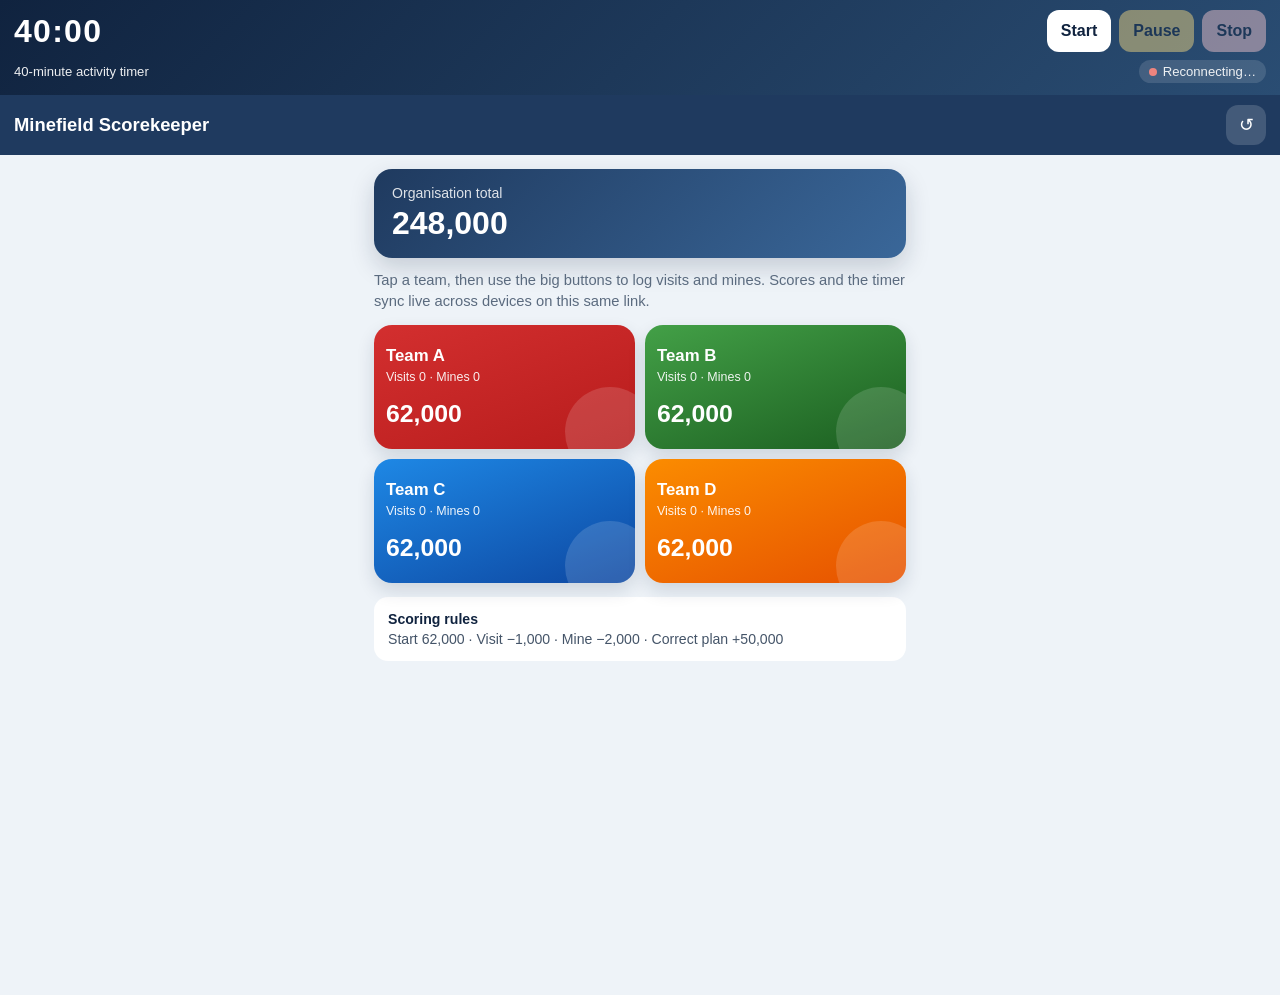
<file: index.html>
<!DOCTYPE html>
<html lang="en">
  <head>
    <meta charset="utf-8" />
    <meta name="viewport" content="width=device-width, initial-scale=1, viewport-fit=cover, maximum-scale=1, user-scalable=no" />
    <meta name="mobile-web-app-capable" content="yes" />
    <meta name="apple-mobile-web-app-capable" content="yes" />
    <meta name="apple-mobile-web-app-title" content="Minefield Score" />
    <meta name="theme-color" content="#1f3a5f" />
    <title>Minefield Scorekeeper</title>
    <link rel="manifest" href="manifest.json" />
    <link rel="shortcut icon apple-touch-icon" href="appicon.png" />
    <style>
      :root {
        --ink: #10233f;
        --muted: #5b6b7f;
        --bg: #eef3f8;
        --card: #ffffff;
        --primary: #1f3a5f;
        --team-a: #c62828;
        --team-b: #2e7d32;
        --team-c: #1565c0;
        --team-d: #ef6c00;
        --safe-top: env(safe-area-inset-top, 0px);
        --safe-bottom: env(safe-area-inset-bottom, 0px);
      }

      * { box-sizing: border-box; }
      html, body {
        margin: 0;
        min-height: 100%;
        background: var(--bg);
        color: var(--ink);
        font-family: "Segoe UI", "Helvetica Neue", Arial, sans-serif;
        -webkit-tap-highlight-color: transparent;
      }

      button, input { font: inherit; }

      .screen { display: none; min-height: 100dvh; padding-bottom: calc(20px + var(--safe-bottom)); }
      .screen.active { display: block; }

      .timer-bar {
        position: sticky;
        top: 0;
        z-index: 20;
        padding: calc(10px + var(--safe-top)) 14px 12px;
        background: linear-gradient(135deg, #10233f, #2a4d73);
        color: #fff;
      }
      .timer-row {
        display: flex;
        align-items: center;
        justify-content: space-between;
        gap: 12px;
      }
      .timer-display {
        font-size: 2rem;
        font-weight: 800;
        letter-spacing: 0.04em;
        font-variant-numeric: tabular-nums;
        min-width: 5.2em;
      }
      .timer-display.warn { color: #ffd54f; }
      .timer-display.done { color: #ff8a80; }
      .timer-actions {
        display: flex;
        flex-wrap: wrap;
        gap: 8px;
        justify-content: flex-end;
      }
      .timer-btn {
        border: 0;
        border-radius: 12px;
        min-height: 42px;
        padding: 8px 14px;
        font-weight: 700;
        cursor: pointer;
        color: #10233f;
        background: #fff;
      }
      .timer-btn:disabled {
        opacity: 0.45;
        cursor: default;
      }
      .timer-btn.pause { background: #ffe082; }
      .timer-btn.stop { background: #ffcdd2; }
      .timer-meta {
        display: flex;
        align-items: center;
        justify-content: space-between;
        gap: 10px;
        margin-top: 8px;
        font-size: 0.82rem;
        opacity: 0.92;
      }
      .sync-pill {
        display: inline-flex;
        align-items: center;
        gap: 6px;
        padding: 4px 10px;
        border-radius: 999px;
        background: rgba(255,255,255,0.14);
      }
      .sync-dot {
        width: 8px;
        height: 8px;
        border-radius: 50%;
        background: #ffd54f;
      }
      .sync-pill.live .sync-dot { background: #69f0ae; }
      .sync-pill.off .sync-dot { background: #ff8a80; }

      .topbar {
        position: sticky;
        top: 0;
        z-index: 10;
        display: flex;
        align-items: center;
        gap: 8px;
        min-height: 56px;
        padding: 10px 14px;
        background: var(--primary);
        color: #fff;
      }
      #screen-home .topbar { top: auto; position: relative; }
      .topbar.team-a { background: var(--team-a); }
      .topbar.team-b { background: var(--team-b); }
      .topbar.team-c { background: var(--team-c); }
      .topbar.team-d { background: var(--team-d); }
      .topbar h1 {
        flex: 1;
        margin: 0;
        font-size: 1.15rem;
        font-weight: 700;
      }
      .icon-btn {
        border: 0;
        background: rgba(255,255,255,0.16);
        color: #fff;
        width: 40px;
        height: 40px;
        border-radius: 12px;
        font-size: 1.1rem;
        cursor: pointer;
      }

      .wrap { padding: 14px; max-width: 560px; margin: 0 auto; }

      .org {
        background: linear-gradient(135deg, #1f3a5f, #3a6799);
        color: #fff;
        border-radius: 18px;
        padding: 16px 18px;
        margin-bottom: 12px;
        box-shadow: 0 10px 24px rgba(16,35,63,0.18);
      }
      .org .label { opacity: 0.85; font-size: 0.88rem; }
      .org .value {
        margin-top: 4px;
        font-size: 2rem;
        font-weight: 800;
        font-variant-numeric: tabular-nums;
      }

      .hint {
        color: var(--muted);
        font-size: 0.92rem;
        line-height: 1.45;
        margin: 0 0 12px;
      }

      .grid {
        display: grid;
        grid-template-columns: 1fr 1fr;
        gap: 10px;
      }

      .tile {
        border: 0;
        border-radius: 18px;
        min-height: 124px;
        padding: 14px 12px;
        text-align: left;
        color: #fff;
        cursor: pointer;
        position: relative;
        overflow: hidden;
        box-shadow: 0 8px 18px rgba(16,35,63,0.14);
      }
      .tile::after {
        content: "";
        position: absolute;
        right: -20px;
        bottom: -28px;
        width: 90px;
        height: 90px;
        border-radius: 50%;
        background: rgba(255,255,255,0.14);
      }
      .tile.a { background: linear-gradient(160deg, #d32f2f, #b71c1c); }
      .tile.b { background: linear-gradient(160deg, #43a047, #1b5e20); }
      .tile.c { background: linear-gradient(160deg, #1e88e5, #0d47a1); }
      .tile.d { background: linear-gradient(160deg, #fb8c00, #e65100); }
      .tile .name { font-size: 1.05rem; font-weight: 700; }
      .tile .meta { margin-top: 4px; font-size: 0.78rem; opacity: 0.92; }
      .tile .score {
        margin-top: 16px;
        font-size: 1.55rem;
        font-weight: 800;
        font-variant-numeric: tabular-nums;
      }

      .rules {
        margin-top: 14px;
        background: var(--card);
        border-radius: 14px;
        padding: 12px 14px;
        color: #445468;
        font-size: 0.88rem;
        line-height: 1.45;
      }
      .rules strong { color: var(--ink); }

      .hero { text-align: center; padding: 8px 4px 2px; }
      .hero .eyebrow { color: var(--muted); font-size: 0.88rem; }
      .hero .big {
        margin: 6px 0 2px;
        font-size: 2.7rem;
        font-weight: 800;
        line-height: 1.05;
        font-variant-numeric: tabular-nums;
      }
      .hero .sub { color: var(--muted); font-size: 0.92rem; }

      .stats {
        display: grid;
        grid-template-columns: repeat(3, 1fr);
        gap: 8px;
        margin: 14px 0;
      }
      .stat {
        background: var(--card);
        border-radius: 12px;
        padding: 10px 6px;
        text-align: center;
      }
      .stat .k { display: block; color: var(--muted); font-size: 0.75rem; }
      .stat .v {
        display: block;
        margin-top: 4px;
        font-size: 1.2rem;
        font-weight: 700;
        font-variant-numeric: tabular-nums;
      }

      .btn {
        width: 100%;
        border: 0;
        border-radius: 14px;
        min-height: 56px;
        margin-bottom: 10px;
        padding: 12px 14px;
        font-size: 1.05rem;
        font-weight: 700;
        cursor: pointer;
        color: #fff;
      }
      .btn.primary { background: var(--primary); }
      .btn.warn { background: #ef6c00; }
      .btn.ghost {
        background: transparent;
        color: var(--primary);
        border: 2px solid #c5d0de;
      }

      .bonus {
        display: flex;
        align-items: center;
        justify-content: space-between;
        gap: 12px;
        background: var(--card);
        border-radius: 14px;
        padding: 12px 14px;
        margin: 4px 0 12px;
      }
      .bonus h2 { margin: 0; font-size: 1rem; }
      .bonus p { margin: 4px 0 0; color: var(--muted); font-size: 0.85rem; }

      .switch {
        position: relative;
        width: 56px;
        height: 36px;
        flex: 0 0 auto;
        display: inline-block;
      }
      .switch input {
        position: absolute;
        inset: 0;
        width: 100%;
        height: 100%;
        margin: 0;
        opacity: 0;
        cursor: pointer;
        z-index: 2;
      }
      .switch span {
        position: absolute;
        inset: 0;
        background: #c9d3e0;
        border-radius: 999px;
        transition: 0.2s;
        pointer-events: none;
      }
      .switch span::before {
        content: "";
        position: absolute;
        width: 30px;
        height: 30px;
        left: 3px;
        top: 3px;
        background: #fff;
        border-radius: 50%;
        transition: 0.2s;
        box-shadow: 0 1px 3px rgba(0,0,0,0.2);
      }
      .switch input:checked + span { background: #2e7d32; }
      .switch input:checked + span::before { transform: translateX(20px); }

      .chips {
        display: flex;
        flex-wrap: wrap;
        gap: 8px;
        margin-bottom: 12px;
      }
      .chip {
        border: 1px solid #c5d0de;
        background: #fff;
        color: var(--ink);
        border-radius: 999px;
        padding: 12px 14px;
        min-height: 44px;
        font-size: 0.9rem;
        cursor: pointer;
      }
      .chip.danger { color: #b71c1c; border-color: #f0b7b7; }

      .history h3 {
        margin: 8px 0 6px;
        font-size: 1rem;
      }
      .history-item {
        display: flex;
        justify-content: space-between;
        gap: 10px;
        padding: 10px 0;
        border-bottom: 1px solid #dde5ef;
        font-size: 0.9rem;
      }
      .history-empty { color: var(--muted); font-size: 0.9rem; }

      .toast {
        position: fixed;
        left: 50%;
        bottom: calc(24px + var(--safe-bottom));
        transform: translateX(-50%) translateY(20px);
        background: #1c2b3f;
        color: #fff;
        padding: 10px 16px;
        border-radius: 999px;
        font-size: 0.92rem;
        opacity: 0;
        pointer-events: none;
        transition: 0.2s ease;
        z-index: 50;
        max-width: calc(100vw - 32px);
        white-space: nowrap;
      }
      .toast.show {
        opacity: 1;
        transform: translateX(-50%) translateY(0);
      }
      .toast.warn { background: #b35c00; }
      .toast.ok { background: #1b5e20; }

      .modal-backdrop {
        position: fixed;
        inset: 0;
        background: rgba(10, 18, 30, 0.45);
        display: none;
        align-items: flex-end;
        justify-content: center;
        z-index: 40;
        padding: 16px;
      }
      .modal-backdrop.show { display: flex; }
      .modal {
        width: min(420px, 100%);
        background: #fff;
        border-radius: 18px;
        padding: 18px;
        margin-bottom: var(--safe-bottom);
      }
      .modal h3 { margin: 0 0 8px; }
      .modal p { margin: 0 0 16px; color: var(--muted); }
      .modal-actions { display: grid; grid-template-columns: 1fr 1fr; gap: 8px; }
      .modal-actions button {
        min-height: 46px;
        border-radius: 12px;
        border: 0;
        font-weight: 700;
        cursor: pointer;
      }
      .modal-actions .cancel { background: #e8eef5; }
      .modal-actions .danger { background: #c62828; color: #fff; }
    </style>
  </head>
  <body>
    <div class="timer-bar">
      <div class="timer-row">
        <div class="timer-display" id="timer-display">40:00</div>
        <div class="timer-actions">
          <button class="timer-btn" type="button" id="btn-timer-start">Start</button>
          <button class="timer-btn pause" type="button" id="btn-timer-pause" disabled>Pause</button>
          <button class="timer-btn stop" type="button" id="btn-timer-stop" disabled>Stop</button>
        </div>
      </div>
      <div class="timer-meta">
        <span>40-minute activity timer</span>
        <span class="sync-pill" id="sync-status"><span class="sync-dot"></span><span id="sync-label">Connecting…</span></span>
      </div>
    </div>

    <section id="screen-home" class="screen active">
      <div class="topbar">
        <h1>Minefield Scorekeeper</h1>
        <button class="icon-btn" type="button" id="btn-reset-all" aria-label="Reset all">↺</button>
      </div>
      <div class="wrap">
        <div class="org">
          <div class="label">Organisation total</div>
          <div class="value" id="org-total">0</div>
        </div>
        <p class="hint">Tap a team, then use the big buttons to log visits and mines. Scores and the timer sync live across devices on this same link.</p>
        <div class="grid" id="team-grid"></div>
        <div class="rules">
          <strong>Scoring rules</strong><br />
          Start 62,000 · Visit −1,000 · Mine −2,000 · Correct plan +50,000
        </div>
      </div>
    </section>

    <section id="screen-team" class="screen">
      <div class="topbar" id="team-topbar">
        <button class="icon-btn" type="button" id="btn-back" aria-label="Back">←</button>
        <h1 id="team-title">Team A</h1>
        <button class="icon-btn" type="button" id="btn-undo" aria-label="Undo">↶</button>
      </div>
      <div class="wrap">
        <div class="hero">
          <div class="eyebrow">Budget remaining</div>
          <div class="big" id="team-score">62,000</div>
          <div class="sub" id="team-final-hint">Final score (with bonus): 62,000</div>
        </div>

        <div class="stats">
          <div class="stat"><span class="k">Visits</span><span class="v" id="stat-visits">0</span></div>
          <div class="stat"><span class="k">Mines</span><span class="v" id="stat-mines">0</span></div>
          <div class="stat"><span class="k">Cost so far</span><span class="v" id="stat-cost">0</span></div>
        </div>

        <button class="btn primary" type="button" id="btn-visit">Visit (−1,000)</button>
        <button class="btn warn" type="button" id="btn-mine-hit">Hit mine (visit + mine −3,000)</button>
        <button class="btn ghost" type="button" id="btn-mine-only">Mine penalty only (−2,000)</button>

        <div class="bonus">
          <div>
            <h2>Correct plan bonus</h2>
            <p>+50,000 (turn on only if the plan is fully correct)</p>
          </div>
          <label class="switch">
            <input type="checkbox" id="bonus-toggle" />
            <span></span>
          </label>
        </div>

        <div class="chips">
          <button class="chip" type="button" data-adjust="visits:-1">Visit −1</button>
          <button class="chip" type="button" data-adjust="visits:1">Visit +1</button>
          <button class="chip" type="button" data-adjust="mines:-1">Mine −1</button>
          <button class="chip" type="button" data-adjust="mines:1">Mine +1</button>
          <button class="chip danger" type="button" id="btn-reset-team">Reset this team</button>
        </div>

        <div class="history">
          <h3>Recent actions</h3>
          <div id="team-history"></div>
        </div>
      </div>
    </section>

    <div class="toast" id="toast"></div>
    <div class="modal-backdrop" id="modal">
      <div class="modal">
        <h3 id="modal-title">Confirm</h3>
        <p id="modal-msg"></p>
        <div class="modal-actions">
          <button type="button" class="cancel" id="modal-cancel">Cancel</button>
          <button type="button" class="danger" id="modal-ok">OK</button>
        </div>
      </div>
    </div>

    <script>
      const STORAGE_KEY = 'minefield_scores_v2';
      const START_SCORE = 62000;
      const VISIT_COST = 1000;
      const MINE_COST = 2000;
      const BONUS = 50000;
      const TIMER_MS = 40 * 60 * 1000;
      const TEAM_IDS = ['A', 'B', 'C', 'D'];
      const TEAM_META = {
        A: { name: 'Team A', className: 'a' },
        B: { name: 'Team B', className: 'b' },
        C: { name: 'Team C', className: 'c' },
        D: { name: 'Team D', className: 'd' },
      };
      const SYNC_CHANNEL = 'minefield-score-spc_0816a62362394a878d943d9122492b3d';
      const SYNC_WS = 'wss://itty.ws/c/' + SYNC_CHANNEL;

      let activeTeamId = 'A';
      let modalAction = null;
      let toastTimer = null;
      let tickTimer = null;
      let broadcastTimer = null;
      let applyingRemote = false;
      let syncConnected = false;
      let socket = null;
      let reconnectTimer = null;
      let reconnectAttempt = 0;
      let syncReadyTimer = null;
      let hasSyncedOnce = false;

      const clientId =
        sessionStorage.getItem('minefield_client_id') ||
        (() => {
          const id = 'c_' + Math.random().toString(36).slice(2) + Date.now().toString(36);
          sessionStorage.setItem('minefield_client_id', id);
          return id;
        })();

      function defaultTeam(id) {
        return { id, visits: 0, mines: 0, bonus: false, history: [] };
      }

      function defaultTimer() {
        return {
          status: 'idle',
          durationMs: TIMER_MS,
          remainingMs: TIMER_MS,
          endsAt: null,
        };
      }

      function defaultState() {
        const teams = {};
        TEAM_IDS.forEach((id) => {
          teams[id] = defaultTeam(id);
        });
        return {
          version: 1,
          // Fresh empty state must lose to any real peer update (LWW).
          updatedAt: 0,
          updatedBy: clientId,
          teams,
          timer: defaultTimer(),
        };
      }

      function isBlankState(state) {
        if (!state || !state.teams) return true;
        const idleTimer =
          !state.timer ||
          (state.timer.status === 'idle' &&
            Number(state.timer.remainingMs) === TIMER_MS);
        return (
          idleTimer &&
          TEAM_IDS.every((id) => {
            const t = state.teams[id] || {};
            return (
              !Number(t.visits) &&
              !Number(t.mines) &&
              !t.bonus &&
              !(Array.isArray(t.history) && t.history.length)
            );
          })
        );
      }

      function normalizeState(raw) {
        const state = defaultState();
        if (!raw || typeof raw !== 'object') return state;
        state.updatedAt = Math.max(0, Number(raw.updatedAt) || 0);
        state.updatedBy = raw.updatedBy || '';
        TEAM_IDS.forEach((id) => {
          const t = (raw.teams && raw.teams[id]) || {};
          state.teams[id] = {
            id,
            visits: Math.max(0, Number(t.visits) || 0),
            mines: Math.max(0, Number(t.mines) || 0),
            bonus: !!t.bonus,
            history: Array.isArray(t.history) ? t.history.slice(0, 40) : [],
          };
          if (state.teams[id].mines > state.teams[id].visits) {
            state.teams[id].mines = state.teams[id].visits;
          }
        });
        const timer = raw.timer || {};
        state.timer = {
          status: ['idle', 'running', 'paused'].includes(timer.status) ? timer.status : 'idle',
          durationMs: TIMER_MS,
          remainingMs: Math.max(0, Math.min(TIMER_MS, Number(timer.remainingMs) || TIMER_MS)),
          endsAt: timer.endsAt == null ? null : Number(timer.endsAt),
        };
        if (state.timer.status === 'running' && !state.timer.endsAt) {
          state.timer.endsAt = Date.now() + state.timer.remainingMs;
        }
        if (state.timer.status !== 'running') state.timer.endsAt = null;
        // Empty local snapshots that previously stamped Date.now() must not beat peers.
        if (isBlankState(state) && !state.updatedBy) state.updatedAt = 0;
        return state;
      }

      function loadState() {
        try {
          const raw = localStorage.getItem(STORAGE_KEY);
          if (!raw) return defaultState();
          const state = normalizeState(JSON.parse(raw));
          // Migrate: blank caches with inflated timestamps lose to live peers.
          if (isBlankState(state)) {
            state.updatedAt = 0;
            state.updatedBy = clientId;
          }
          return state;
        } catch (e) {
          return defaultState();
        }
      }

      function saveState(state, { broadcast = true } = {}) {
        state.updatedAt = Date.now();
        state.updatedBy = clientId;
        localStorage.setItem(STORAGE_KEY, JSON.stringify(state));
        if (broadcast && !applyingRemote) scheduleBroadcast(state);
      }

      function formatNum(n) {
        return Number(n).toLocaleString('en-US');
      }

      function remainingBudget(team) {
        return START_SCORE - team.visits * VISIT_COST - team.mines * MINE_COST;
      }

      function finalScore(team) {
        return remainingBudget(team) + (team.bonus ? BONUS : 0);
      }

      function totalCost(team) {
        return team.visits * VISIT_COST + team.mines * MINE_COST;
      }

      function pushHistory(team, label, delta) {
        team.history.unshift({ label, delta, ts: Date.now() });
        if (team.history.length > 40) team.history.length = 40;
      }

      function toast(msg, kind) {
        const el = document.getElementById('toast');
        el.textContent = msg;
        el.className = 'toast show' + (kind ? ' ' + kind : '');
        clearTimeout(toastTimer);
        toastTimer = setTimeout(() => {
          el.className = 'toast';
        }, 1400);
      }

      function showModal(title, msg, onOk) {
        document.getElementById('modal-title').textContent = title;
        document.getElementById('modal-msg').textContent = msg;
        modalAction = onOk;
        document.getElementById('modal').classList.add('show');
      }

      function hideModal() {
        modalAction = null;
        document.getElementById('modal').classList.remove('show');
      }

      function showScreen(name) {
        document.getElementById('screen-home').classList.toggle('active', name === 'home');
        document.getElementById('screen-team').classList.toggle('active', name === 'team');
        window.scrollTo(0, 0);
      }

      function setSyncStatus(kind, label) {
        const pill = document.getElementById('sync-status');
        const text = document.getElementById('sync-label');
        pill.className = 'sync-pill ' + kind;
        text.textContent = label;
      }

      function sendSync(msg) {
        if (!socket || socket.readyState !== WebSocket.OPEN) return false;
        try {
          socket.send(JSON.stringify(msg));
          return true;
        } catch (e) {
          return false;
        }
      }

      function scheduleBroadcast(state) {
        clearTimeout(broadcastTimer);
        broadcastTimer = setTimeout(() => {
          if (!syncConnected) return;
          sendSync({
            type: 'state',
            clientId,
            updatedAt: state.updatedAt,
            payload: state,
          });
        }, 80);
      }

      function shareLocalState() {
        const state = loadState();
        // Never push a blank local snapshot over peers that may hold scores.
        if (isBlankState(state) && state.updatedAt === 0) return;
        sendSync({
          type: 'state',
          clientId,
          updatedAt: state.updatedAt,
          payload: state,
        });
      }

      function applyRemoteState(remote) {
        const local = loadState();
        const next = normalizeState(remote);
        if (next.updatedAt < local.updatedAt) return false;
        if (next.updatedAt === local.updatedAt && next.updatedBy === local.updatedBy) return false;
        // Prefer any non-blank remote over a blank local with equal/older stamp.
        if (isBlankState(next) && !isBlankState(local) && next.updatedAt <= local.updatedAt) {
          return false;
        }
        applyingRemote = true;
        localStorage.setItem(STORAGE_KEY, JSON.stringify(next));
        applyingRemote = false;
        hasSyncedOnce = true;
        renderAll();
        return true;
      }

      function handleSyncPayload(msg) {
        if (!msg || typeof msg !== 'object') return;
        if (msg.clientId === clientId) return;

        if (msg.type === 'hello' || msg.type === 'request-state') {
          shareLocalState();
          return;
        }

        if (msg.type === 'state' && msg.payload) {
          const applied = applyRemoteState(msg.payload);
          if (applied) setSyncStatus('live', 'Live sync');
        }
      }

      function handleSocketMessage(event) {
        let data;
        try {
          data = JSON.parse(event.data);
        } catch (e) {
          return;
        }
        // itty.ws wraps user payloads as { uid, date, message }
        if (data && Object.prototype.hasOwnProperty.call(data, 'message')) {
          handleSyncPayload(data.message);
          return;
        }
        // join/leave/error control frames — ignore
        if (data && data.type && !data.payload) return;
        handleSyncPayload(data);
      }

      function scheduleReconnect() {
        clearTimeout(reconnectTimer);
        syncConnected = false;
        setSyncStatus('off', 'Reconnecting…');
        const delay = Math.min(10000, 600 * Math.pow(1.7, reconnectAttempt++));
        reconnectTimer = setTimeout(setupSync, delay);
      }

      function mutateActive(mutator, msg, kind) {
        const state = loadState();
        const team = state.teams[activeTeamId];
        if (!team) return;
        if (mutator(team) === false) return;
        if (team.mines > team.visits) team.mines = team.visits;
        saveState(state);
        renderAll();
        if (msg) toast(msg, kind || 'ok');
      }

      function getTimerRemaining(timer, now = Date.now()) {
        if (timer.status === 'running' && timer.endsAt) {
          return Math.max(0, timer.endsAt - now);
        }
        return Math.max(0, timer.remainingMs || 0);
      }

      function formatTimer(ms) {
        const total = Math.ceil(ms / 1000);
        const m = Math.floor(total / 60);
        const s = total % 60;
        return String(m).padStart(2, '0') + ':' + String(s).padStart(2, '0');
      }

      function updateTimerButtons(timer) {
        const start = document.getElementById('btn-timer-start');
        const pause = document.getElementById('btn-timer-pause');
        const stop = document.getElementById('btn-timer-stop');
        start.disabled = timer.status === 'running';
        pause.disabled = timer.status !== 'running';
        stop.disabled = timer.status === 'idle' && getTimerRemaining(timer) === TIMER_MS;
        start.textContent = timer.status === 'paused' ? 'Resume' : 'Start';
      }

      function renderTimer() {
        const state = loadState();
        const remaining = getTimerRemaining(state.timer);
        const display = document.getElementById('timer-display');
        display.textContent = formatTimer(remaining);
        display.className = 'timer-display';
        if (state.timer.status === 'running' && remaining <= 5 * 60 * 1000) display.classList.add('warn');
        if (remaining === 0 && state.timer.status !== 'idle') display.classList.add('done');
        updateTimerButtons(state.timer);

        if (state.timer.status === 'running' && remaining === 0) {
          state.timer.status = 'paused';
          state.timer.remainingMs = 0;
          state.timer.endsAt = null;
          saveState(state);
          updateTimerButtons(state.timer);
          toast('Time is up', 'warn');
        }
      }

      function ensureTicker() {
        clearInterval(tickTimer);
        tickTimer = setInterval(renderTimer, 250);
      }

      function startTimer() {
        const state = loadState();
        let remaining = getTimerRemaining(state.timer);
        if (remaining <= 0) remaining = TIMER_MS;
        const resumed = state.timer.status === 'paused';
        state.timer.status = 'running';
        state.timer.remainingMs = remaining;
        state.timer.endsAt = Date.now() + remaining;
        saveState(state);
        renderTimer();
        toast(resumed ? 'Timer resumed' : 'Timer started');
      }

      function pauseTimer() {
        const state = loadState();
        if (state.timer.status !== 'running') return;
        state.timer.remainingMs = getTimerRemaining(state.timer);
        state.timer.status = 'paused';
        state.timer.endsAt = null;
        saveState(state);
        renderTimer();
        toast('Timer paused', 'warn');
      }

      function stopTimer() {
        const state = loadState();
        state.timer = defaultTimer();
        saveState(state);
        renderTimer();
        toast('Timer stopped', 'warn');
      }

      function openTeam(id) {
        activeTeamId = id;
        showScreen('team');
        renderTeam();
      }

      function renderHome() {
        const state = loadState();
        const grid = document.getElementById('team-grid');
        let org = 0;
        let html = '';
        TEAM_IDS.forEach((id) => {
          const team = state.teams[id];
          const final = finalScore(team);
          org += final;
          const meta = TEAM_META[id];
          html +=
            '<button type="button" class="tile ' + meta.className + '" data-team="' + id + '">' +
            '<div class="name">' + meta.name + '</div>' +
            '<div class="meta">Visits ' + team.visits + ' · Mines ' + team.mines + (team.bonus ? ' · Bonus' : '') + '</div>' +
            '<div class="score">' + formatNum(final) + '</div>' +
            '</button>';
        });
        grid.innerHTML = html;
        document.getElementById('org-total').textContent = formatNum(org);
      }

      function renderTeam() {
        const state = loadState();
        const team = state.teams[activeTeamId];
        const meta = TEAM_META[activeTeamId];
        if (!team || !meta) return;
        const remain = remainingBudget(team);
        const final = finalScore(team);

        document.getElementById('team-topbar').className = 'topbar team-' + meta.className;
        document.getElementById('team-title').textContent = meta.name;
        document.getElementById('team-score').textContent = formatNum(remain);
        document.getElementById('team-final-hint').textContent =
          'Final score (with bonus): ' + formatNum(final) + (team.bonus ? ' (bonus applied)' : ' (no bonus)');
        document.getElementById('stat-visits').textContent = String(team.visits);
        document.getElementById('stat-mines').textContent = String(team.mines);
        document.getElementById('stat-cost').textContent = formatNum(totalCost(team));

        const toggle = document.getElementById('bonus-toggle');
        if (toggle.checked !== team.bonus) toggle.checked = team.bonus;

        const historyEl = document.getElementById('team-history');
        if (!team.history.length) {
          historyEl.innerHTML = '<div class="history-empty">No actions yet.</div>';
        } else {
          historyEl.innerHTML = team.history.slice(0, 12).map((item) => {
            const time = new Date(item.ts).toLocaleTimeString('en-GB', {
              hour: '2-digit', minute: '2-digit', second: '2-digit'
            });
            const delta = (item.delta > 0 ? '+' : '') + formatNum(item.delta);
            return '<div class="history-item"><span>' + time + ' · ' + item.label +
              '</span><strong>' + delta + '</strong></div>';
          }).join('');
        }
      }

      function renderAll() {
        renderHome();
        if (document.getElementById('screen-team').classList.contains('active')) {
          renderTeam();
        }
        renderTimer();
      }

      function setupSync() {
        setSyncStatus('', 'Connecting…');
        clearTimeout(reconnectTimer);
        clearTimeout(syncReadyTimer);
        try {
          if (socket) {
            try {
              socket.onopen = null;
              socket.onclose = null;
              socket.onerror = null;
              socket.onmessage = null;
              socket.close();
            } catch (e) {}
            socket = null;
          }

          const ws = new WebSocket(SYNC_WS + '?as=' + encodeURIComponent(clientId));
          socket = ws;

          ws.onopen = () => {
            if (socket !== ws) return;
            syncConnected = true;
            reconnectAttempt = 0;
            setSyncStatus('live', 'Live sync');
            sendSync({ type: 'hello', clientId, updatedAt: loadState().updatedAt });
            sendSync({ type: 'request-state', clientId });
            // Give peers a moment to answer before sharing local state.
            clearTimeout(syncReadyTimer);
            syncReadyTimer = setTimeout(() => {
              shareLocalState();
              hasSyncedOnce = true;
            }, 450);
          };

          ws.onmessage = (event) => {
            if (socket !== ws) return;
            handleSocketMessage(event);
          };

          ws.onerror = () => {
            if (socket !== ws) return;
            setSyncStatus('off', 'Sync offline');
          };

          ws.onclose = () => {
            if (socket !== ws) return;
            socket = null;
            scheduleReconnect();
          };
        } catch (e) {
          setSyncStatus('off', 'Sync offline');
          scheduleReconnect();
        }
      }

      document.addEventListener('visibilitychange', () => {
        if (document.visibilityState === 'visible' && (!socket || socket.readyState > 1)) {
          setupSync();
        }
      });

      document.getElementById('team-grid').addEventListener('click', (e) => {
        const btn = e.target.closest('[data-team]');
        if (!btn) return;
        openTeam(btn.getAttribute('data-team'));
      });

      document.getElementById('btn-back').addEventListener('click', () => {
        showScreen('home');
        renderHome();
      });

      document.getElementById('btn-visit').addEventListener('click', () => {
        mutateActive((team) => {
          team.visits += 1;
          pushHistory(team, 'Visit', -VISIT_COST);
        }, 'Logged visit −1,000');
      });

      document.getElementById('btn-mine-hit').addEventListener('click', () => {
        mutateActive((team) => {
          team.visits += 1;
          team.mines += 1;
          pushHistory(team, 'Hit mine (visit + penalty)', -(VISIT_COST + MINE_COST));
        }, 'Logged mine hit −3,000');
      });

      document.getElementById('btn-mine-only').addEventListener('click', () => {
        const state = loadState();
        const team = state.teams[activeTeamId];
        if (team.mines >= team.visits) {
          toast('Mines cannot exceed visits', 'warn');
          return;
        }
        mutateActive((t) => {
          t.mines += 1;
          pushHistory(t, 'Mine penalty', -MINE_COST);
        }, 'Added mine penalty −2,000', 'warn');
      });

      document.getElementById('bonus-toggle').addEventListener('change', (e) => {
        const checked = !!e.target.checked;
        const state = loadState();
        if (state.teams[activeTeamId].bonus === checked) return;
        mutateActive((team) => {
          team.bonus = checked;
          pushHistory(team, checked ? 'Bonus added' : 'Bonus removed', checked ? BONUS : -BONUS);
        }, checked ? 'Bonus +50,000 applied' : 'Bonus removed');
      });

      document.querySelector('.chips').addEventListener('click', (e) => {
        const btn = e.target.closest('[data-adjust]');
        if (!btn) return;
        const [kind, deltaRaw] = btn.getAttribute('data-adjust').split(':');
        const delta = Number(deltaRaw);
        mutateActive((team) => {
          if (kind === 'visits') {
            const next = team.visits + delta;
            if (next < 0) return false;
            team.visits = next;
            if (team.mines > team.visits) team.mines = team.visits;
            pushHistory(team, delta > 0 ? 'Manual +visit' : 'Manual −visit', delta * -VISIT_COST);
          } else {
            const nextM = team.mines + delta;
            if (nextM < 0) return false;
            if (nextM > team.visits) {
              toast('Log a visit before adding a mine', 'warn');
              return false;
            }
            team.mines = nextM;
            pushHistory(team, delta > 0 ? 'Manual +mine' : 'Manual −mine', delta * -MINE_COST);
          }
        });
      });

      document.getElementById('btn-undo').addEventListener('click', () => {
        const state = loadState();
        const team = state.teams[activeTeamId];
        if (!team.history.length) {
          toast('Nothing to undo', 'warn');
          return;
        }
        const last = team.history[0];
        mutateActive((t) => {
          t.history.shift();
          if (last.label.indexOf('Hit mine') === 0) {
            t.visits = Math.max(0, t.visits - 1);
            t.mines = Math.max(0, t.mines - 1);
          } else if (last.label.indexOf('Visit') === 0 || last.label.indexOf('Manual +visit') === 0) {
            t.visits = Math.max(0, t.visits - 1);
            if (t.mines > t.visits) t.mines = t.visits;
          } else if (last.label.indexOf('Manual −visit') === 0) {
            t.visits += 1;
          } else if (last.label.indexOf('Mine penalty') === 0 || last.label.indexOf('Manual +mine') === 0) {
            t.mines = Math.max(0, t.mines - 1);
          } else if (last.label.indexOf('Manual −mine') === 0) {
            t.mines += 1;
          } else if (last.label.indexOf('Bonus added') === 0) {
            t.bonus = false;
          } else if (last.label.indexOf('Bonus removed') === 0) {
            t.bonus = true;
          }
        }, 'Undid: ' + last.label, 'warn');
      });

      document.getElementById('btn-reset-team').addEventListener('click', () => {
        showModal('Reset ' + TEAM_META[activeTeamId].name, 'This clears all visits, mines, and bonus for this team.', () => {
          const state = loadState();
          state.teams[activeTeamId] = defaultTeam(activeTeamId);
          saveState(state);
          renderAll();
          toast('Team reset', 'warn');
        });
      });

      document.getElementById('btn-reset-all').addEventListener('click', () => {
        showModal('Reset all teams', 'This clears scores and history for all four teams. The timer is kept. Continue?', () => {
          const state = loadState();
          const timer = state.timer;
          const next = defaultState();
          next.timer = timer;
          saveState(next);
          renderAll();
          toast('All teams reset', 'warn');
        });
      });

      document.getElementById('modal-cancel').addEventListener('click', hideModal);
      document.getElementById('modal-ok').addEventListener('click', () => {
        const action = modalAction;
        hideModal();
        if (action) action();
      });

      document.getElementById('btn-timer-start').addEventListener('click', startTimer);
      document.getElementById('btn-timer-pause').addEventListener('click', pauseTimer);
      document.getElementById('btn-timer-stop').addEventListener('click', stopTimer);

      window.addEventListener('storage', (e) => {
        if (e.key === STORAGE_KEY) renderAll();
      });

      if ('serviceWorker' in navigator) {
        window.addEventListener('load', () => {
          navigator.serviceWorker
            .register('./service-worker.js?v=5')
            .then((reg) => {
              if (reg.update) reg.update();
            })
            .catch(() => {});
        });
      }

      renderAll();
      ensureTicker();
      setupSync();
    </script>
  </body>
</html>
</file>
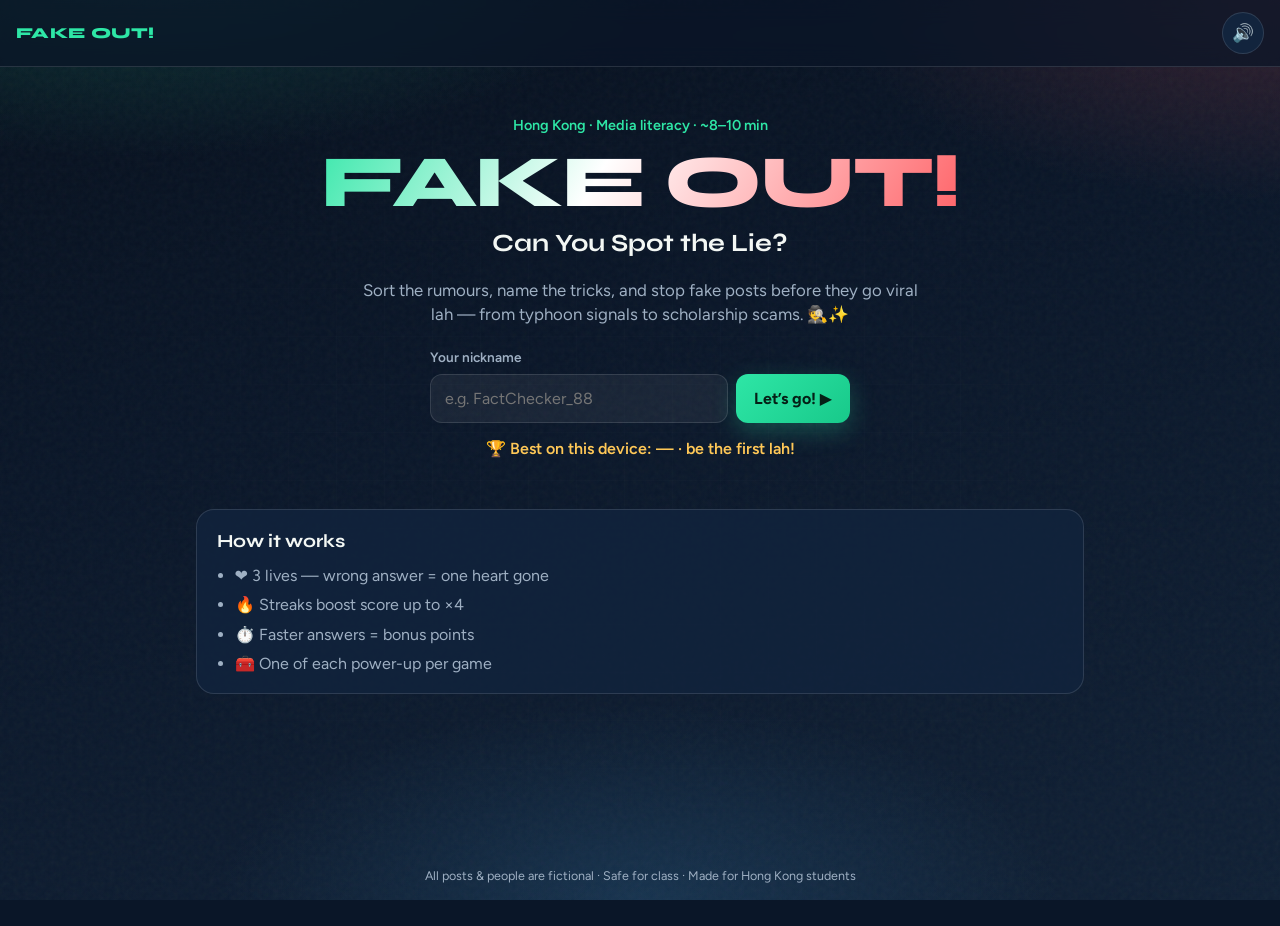
<file: fakeout/index.html>
<!DOCTYPE html>
<html lang="en">
<head>
  <meta charset="utf-8" />
  <meta name="viewport" content="width=device-width, initial-scale=1, viewport-fit=cover" />
  <meta name="theme-color" content="#0a1628" />
  <meta name="description" content="FAKE OUT! A Hong Kong media-literacy game — spot misinformation, disinformation and AI fakes before they go viral." />
  <title>FAKE OUT! Can You Spot the Lie?</title>
  <link rel="icon" href="favicon.svg" type="image/svg+xml" />
  <link rel="preconnect" href="https://fonts.googleapis.com" />
  <link rel="preconnect" href="https://fonts.gstatic.com" crossorigin />
  <link href="https://fonts.googleapis.com/css2?family=Figtree:wght@400;500;600;700;800&family=Syne:wght@600;700;800&display=swap" rel="stylesheet" />
  <link rel="stylesheet" href="styles.css" />
</head>
<body>
  <div class="bg-layer" aria-hidden="true"></div>
  <div class="noise" aria-hidden="true"></div>

  <header class="topbar">
    <div class="brand-chip" aria-hidden="true">FAKE OUT!</div>
    <div class="hud" id="hud" hidden>
      <div class="hud-lives" id="hud-lives" aria-label="Lives">❤️❤️❤️</div>
      <div class="hud-score">
        <span class="label">Score</span>
        <strong id="hud-score">0</strong>
      </div>
      <div class="hud-mult">
        <span class="label">Combo</span>
        <strong id="hud-mult">×1</strong>
      </div>
    </div>
    <button type="button" class="icon-btn" id="mute-btn" aria-pressed="false" aria-label="Mute sounds" title="Mute">🔊</button>
  </header>

  <main id="app">
    <!-- START -->
    <section class="screen active" id="screen-start" aria-labelledby="title-start">
      <div class="hero">
        <p class="eyebrow animate-in">Hong Kong · Media literacy · ~8–10 min</p>
        <h1 id="title-start" class="logo animate-in delay-1">
          <span class="logo-fake">FAKE OUT!</span>
          <span class="logo-sub">Can You Spot the Lie?</span>
        </h1>
        <p class="lede animate-in delay-2">
          Sort the rumours, name the tricks, and stop fake posts before they go viral lah —
          from typhoon signals to scholarship scams. 🕵️✨
        </p>
        <form class="nick-form animate-in delay-3" id="nick-form" autocomplete="off">
          <label for="nickname">Your nickname</label>
          <div class="nick-row">
            <input id="nickname" name="nickname" type="text" maxlength="16" placeholder="e.g. FactChecker_88" required />
            <button type="submit" class="btn primary">Let’s go! ▶</button>
          </div>
        </form>
        <p class="highscore-line animate-in delay-4" id="highscore-line">🏆 Best on this device: —</p>
      </div>
      <aside class="how-card animate-in delay-4">
        <h2>How it works</h2>
        <ul>
          <li>❤️ 3 lives — wrong answer = one heart gone</li>
          <li>🔥 Streaks boost score up to ×4</li>
          <li>⏱️ Faster answers = bonus points</li>
          <li>🧰 One of each power-up per game</li>
        </ul>
      </aside>
    </section>

    <!-- LEVEL INTRO -->
    <section class="screen" id="screen-level" aria-live="polite">
      <div class="level-splash">
        <p class="level-kicker" id="level-kicker">Level 1</p>
        <h2 id="level-title">Mis, Dis or Mal?</h2>
        <p id="level-desc"></p>
        <button type="button" class="btn primary" id="level-start-btn">Start level</button>
      </div>
    </section>

    <!-- QUESTION -->
    <section class="screen" id="screen-play">
      <div class="play-meta">
        <span id="play-level-tag">Level 1</span>
        <span id="play-progress">1 / 6</span>
      </div>
      <div class="timer-wrap" aria-hidden="true">
        <div class="timer-bar" id="timer-bar"></div>
      </div>
      <div class="powerups" id="powerups">
        <button type="button" class="pwr" data-pwr="hint" id="pwr-hint" title="Fact-Check Lens">🔍 <span>Lens</span></button>
        <button type="button" class="pwr" data-pwr="freeze" id="pwr-freeze" title="Freeze timer">❄️ <span>Freeze</span></button>
        <button type="button" class="pwr" data-pwr="fifty" id="pwr-fifty" title="50/50">✂️ <span>50/50</span></button>
      </div>
      <div class="viral-meter" id="viral-meter" hidden>
        <div class="viral-label">Viral Meter · people reached by fakes you shared</div>
        <div class="viral-track"><div class="viral-fill" id="viral-fill"></div></div>
        <strong id="viral-count">0</strong>
      </div>
      <div class="investigate-row" id="investigate-row" hidden>
        <span>Investigate tokens: <strong id="invest-count">3</strong></span>
        <button type="button" class="btn ghost small" id="invest-btn">🔎 Investigate</button>
      </div>
      <article class="prompt-card" id="prompt-card">
        <p class="prompt-kind" id="prompt-kind"></p>
        <div class="prompt-body" id="prompt-body"></div>
        <p class="hint-line" id="hint-line" hidden></p>
        <div class="invest-result" id="invest-result" hidden></div>
      </article>
      <div class="choices" id="choices" role="group" aria-label="Answer choices"></div>
    </section>

    <!-- EXPLAIN -->
    <section class="screen" id="screen-explain">
      <div class="explain-card" id="explain-card">
        <p class="explain-badge" id="explain-badge">Correct!</p>
        <p class="explain-text" id="explain-text"></p>
        <p class="explain-points" id="explain-points"></p>
        <button type="button" class="btn primary" id="explain-next">Next ▶</button>
      </div>
    </section>

    <!-- GAME OVER -->
    <section class="screen" id="screen-over">
      <div class="end-card">
        <p class="end-emoji">😵</p>
        <h2>Aiya… game over!</h2>
        <p id="over-msg">You ran out of hearts. The rumours win this round — but you can try again!</p>
        <p class="score-big">Score <strong id="over-score">0</strong></p>
        <button type="button" class="btn primary" id="retry-btn">Retry 🔄</button>
        <button type="button" class="btn ghost" id="over-home-btn">Back to start</button>
      </div>
    </section>

    <!-- RESULTS -->
    <section class="screen" id="screen-results">
      <div class="results">
        <p class="results-kicker" id="results-kicker">Victory!</p>
        <h2 class="rank-title" id="rank-title">🦉 Sharp Owl</h2>
        <p class="results-nick" id="results-nick"></p>
        <div class="stat-grid">
          <div><span>Final score</span><strong id="res-score">0</strong></div>
          <div><span>Accuracy</span><strong id="res-acc">0%</strong></div>
          <div><span>Best streak</span><strong id="res-streak">0</strong></div>
          <div><span>“Infected”</span><strong id="res-infect">0</strong></div>
        </div>
        <p class="new-best" id="new-best" hidden>🏆 New high score on this device!</p>
        <div class="tips">
          <h3>Top 5 Fact-Check Tips · SIFT</h3>
          <ol>
            <li><strong>Stop.</strong> Pause before you share — emotion is a red flag.</li>
            <li><strong>Investigate the source.</strong> Who wrote it? Are they real?</li>
            <li><strong>Find better coverage.</strong> Do trusted outlets report the same?</li>
            <li><strong>Trace to the original.</strong> Photos, quotes and stats travel without context.</li>
            <li><strong>Ask a friend / teacher.</strong> Two brains beat one rumour. 💪</li>
          </ol>
        </div>
        <button type="button" class="btn primary" id="again-btn">Play Again</button>
      </div>
    </section>
  </main>

  <footer class="site-foot">
    <p>All posts &amp; people are fictional · Safe for class · Made for Hong Kong students</p>
  </footer>

  <script src="audio.js"></script>
  <script src="content.js"></script>
  <script src="game.js"></script>
</body>
</html>
</file>
<file: fakeout/styles.css>
:root {
  --ink: #0a1628;
  --ink-2: #12243d;
  --panel: rgba(18, 36, 61, 0.82);
  --line: rgba(255, 255, 255, 0.12);
  --text: #f3f7f4;
  --muted: #9fb0c3;
  --mint: #2ee6a6;
  --mint-dim: #1aa876;
  --coral: #ff5a5f;
  --amber: #ffc857;
  --sky: #4db7ff;
  --violet-glow: transparent;
  --radius: 18px;
  --shadow: 0 18px 50px rgba(0, 0, 0, 0.35);
  --font-display: "Syne", system-ui, sans-serif;
  --font-body: "Figtree", system-ui, sans-serif;
}

*,
*::before,
*::after {
  box-sizing: border-box;
}

html,
body {
  margin: 0;
  min-height: 100%;
}

body {
  font-family: var(--font-body);
  color: var(--text);
  background: var(--ink);
  line-height: 1.45;
  overflow-x: hidden;
}

.bg-layer {
  position: fixed;
  inset: 0;
  z-index: -2;
  pointer-events: none;
  background:
    radial-gradient(ellipse 80% 50% at 10% -10%, rgba(46, 230, 166, 0.22), transparent 55%),
    radial-gradient(ellipse 70% 45% at 100% 0%, rgba(255, 90, 95, 0.18), transparent 50%),
    radial-gradient(ellipse 60% 40% at 50% 100%, rgba(77, 183, 255, 0.14), transparent 55%),
    linear-gradient(165deg, #07101d 0%, #0a1628 40%, #102035 100%);
}

.bg-layer::after {
  content: "";
  position: absolute;
  inset: 0;
  opacity: 0.35;
  background-image:
    linear-gradient(rgba(255, 255, 255, 0.03) 1px, transparent 1px),
    linear-gradient(90deg, rgba(255, 255, 255, 0.03) 1px, transparent 1px);
  background-size: 48px 48px;
  mask-image: radial-gradient(ellipse at center, black 30%, transparent 75%);
}

.noise {
  position: fixed;
  inset: 0;
  z-index: -1;
  pointer-events: none;
  opacity: 0.04;
  background-image: url("data:image/svg+xml,%3Csvg viewBox='0 0 200 200' xmlns='http://www.w3.org/2000/svg'%3E%3Cfilter id='n'%3E%3CfeTurbulence type='fractalNoise' baseFrequency='0.85' numOctaves='4' stitchTiles='stitch'/%3E%3C/filter%3E%3Crect width='100%25' height='100%25' filter='url(%23n)'/%3E%3C/svg%3E");
}

.topbar {
  position: sticky;
  top: 0;
  z-index: 20;
  display: flex;
  align-items: center;
  gap: 12px;
  padding: 12px 16px;
  backdrop-filter: blur(12px);
  background: rgba(10, 22, 40, 0.72);
  border-bottom: 1px solid var(--line);
}

.brand-chip {
  font-family: var(--font-display);
  font-weight: 800;
  font-size: 0.95rem;
  letter-spacing: 0.02em;
  color: var(--mint);
}

.hud {
  display: flex;
  flex: 1;
  align-items: center;
  justify-content: center;
  gap: 14px;
  flex-wrap: wrap;
}

.hud[hidden],
.viral-meter[hidden],
.investigate-row[hidden],
.hint-line[hidden],
.invest-result[hidden],
.new-best[hidden] {
  display: none !important;
}

.hud .label {
  display: block;
  font-size: 0.65rem;
  text-transform: uppercase;
  letter-spacing: 0.08em;
  color: var(--muted);
}

.hud-score,
.hud-mult {
  text-align: center;
  min-width: 56px;
}

.hud-lives {
  letter-spacing: 2px;
  font-size: 1.05rem;
}

.hud strong {
  font-family: var(--font-display);
  font-size: 1.15rem;
}

.hud-mult strong {
  color: var(--amber);
}

.icon-btn {
  margin-left: auto;
  border: 1px solid var(--line);
  background: var(--ink-2);
  color: var(--text);
  border-radius: 999px;
  width: 42px;
  height: 42px;
  cursor: pointer;
  font-size: 1.1rem;
  transition: transform 0.15s ease, border-color 0.15s ease;
}

.icon-btn:hover {
  border-color: var(--mint);
  transform: scale(1.05);
}

#app {
  width: min(920px, 100%);
  margin: 0 auto;
  padding: 20px 16px 48px;
  min-height: calc(100dvh - 120px);
}

.screen {
  display: none;
  animation: fadeRise 0.45s ease both;
}

.screen.active {
  display: block;
}

@keyframes fadeRise {
  from {
    opacity: 0;
    transform: translateY(12px);
  }
  to {
    opacity: 1;
    transform: none;
  }
}

@keyframes pulseGlow {
  0%,
  100% {
    box-shadow: 0 0 0 0 rgba(46, 230, 166, 0.35);
  }
  50% {
    box-shadow: 0 0 0 10px rgba(46, 230, 166, 0);
  }
}

@keyframes shakeWrong {
  0%,
  100% {
    transform: translateX(0);
  }
  25% {
    transform: translateX(-6px);
  }
  75% {
    transform: translateX(6px);
  }
}

@keyframes popIn {
  from {
    opacity: 0;
    transform: scale(0.92);
  }
  to {
    opacity: 1;
    transform: scale(1);
  }
}

.animate-in {
  animation: fadeRise 0.55s ease both;
}

.delay-1 {
  animation-delay: 0.08s;
}
.delay-2 {
  animation-delay: 0.16s;
}
.delay-3 {
  animation-delay: 0.24s;
}
.delay-4 {
  animation-delay: 0.32s;
}

.hero {
  text-align: center;
  padding: 28px 8px 20px;
}

.eyebrow {
  color: var(--mint);
  font-weight: 600;
  font-size: 0.9rem;
  margin: 0 0 12px;
}

.logo {
  margin: 0 0 16px;
}

.logo-fake {
  display: block;
  font-family: var(--font-display);
  font-weight: 800;
  font-size: clamp(2.8rem, 10vw, 4.6rem);
  line-height: 0.95;
  letter-spacing: -0.03em;
  background: linear-gradient(120deg, var(--mint) 10%, #fff 45%, var(--coral) 90%);
  -webkit-background-clip: text;
  background-clip: text;
  color: transparent;
  text-shadow: none;
}

.logo-sub {
  display: block;
  margin-top: 8px;
  font-family: var(--font-display);
  font-size: clamp(1.15rem, 3.5vw, 1.55rem);
  font-weight: 700;
  color: var(--text);
}

.lede {
  max-width: 36rem;
  margin: 0 auto 22px;
  color: var(--muted);
  font-size: 1.05rem;
}

.nick-form {
  max-width: 420px;
  margin: 0 auto 14px;
  text-align: left;
}

.nick-form label {
  display: block;
  font-size: 0.85rem;
  font-weight: 600;
  margin-bottom: 6px;
  color: var(--muted);
}

.nick-row {
  display: flex;
  gap: 8px;
  flex-wrap: wrap;
}

.nick-row input {
  flex: 1;
  min-width: 160px;
  border: 1px solid var(--line);
  background: rgba(255, 255, 255, 0.06);
  color: var(--text);
  border-radius: 12px;
  padding: 12px 14px;
  font: inherit;
  font-size: 1rem;
}

.nick-row input:focus {
  outline: 2px solid var(--mint);
  outline-offset: 1px;
}

.highscore-line {
  color: var(--amber);
  font-weight: 600;
  margin: 8px 0 0;
}

.how-card {
  margin-top: 28px;
  padding: 18px 20px;
  border: 1px solid var(--line);
  border-radius: var(--radius);
  background: var(--panel);
  backdrop-filter: blur(8px);
}

.how-card h2 {
  font-family: var(--font-display);
  margin: 0 0 10px;
  font-size: 1.15rem;
}

.how-card ul {
  margin: 0;
  padding-left: 1.1rem;
  color: var(--muted);
}

.how-card li + li {
  margin-top: 6px;
}

.btn {
  appearance: none;
  border: none;
  cursor: pointer;
  font: inherit;
  font-weight: 700;
  border-radius: 12px;
  padding: 12px 18px;
  transition: transform 0.15s ease, filter 0.15s ease, background 0.15s ease;
}

.btn:hover {
  transform: translateY(-1px);
  filter: brightness(1.05);
}

.btn:active {
  transform: translateY(1px);
}

.btn.primary {
  background: linear-gradient(135deg, var(--mint), #18c98a);
  color: #052016;
  box-shadow: 0 8px 24px rgba(46, 230, 166, 0.25);
  animation: pulseGlow 2.4s ease infinite;
}

.btn.ghost {
  background: transparent;
  color: var(--text);
  border: 1px solid var(--line);
}

.btn.small {
  padding: 8px 12px;
  font-size: 0.9rem;
  animation: none;
}

.level-splash {
  text-align: center;
  padding: 48px 12px;
  max-width: 520px;
  margin: 0 auto;
}

.level-kicker {
  color: var(--sky);
  font-weight: 700;
  letter-spacing: 0.08em;
  text-transform: uppercase;
  font-size: 0.8rem;
}

.level-splash h2 {
  font-family: var(--font-display);
  font-size: clamp(1.8rem, 5vw, 2.6rem);
  margin: 8px 0 14px;
}

.level-splash p {
  color: var(--muted);
  margin: 0 0 24px;
}

.play-meta {
  display: flex;
  justify-content: space-between;
  align-items: center;
  margin-bottom: 10px;
  color: var(--muted);
  font-size: 0.9rem;
  font-weight: 600;
}

.timer-wrap {
  height: 8px;
  border-radius: 999px;
  background: rgba(255, 255, 255, 0.08);
  overflow: hidden;
  margin-bottom: 14px;
}

.timer-bar {
  height: 100%;
  width: 100%;
  transform-origin: left center;
  background: linear-gradient(90deg, var(--mint), var(--amber), var(--coral));
  transition: transform 0.1s linear, filter 0.2s ease;
}

.timer-bar.urgent {
  filter: saturate(1.4);
}

.powerups {
  display: flex;
  gap: 8px;
  flex-wrap: wrap;
  margin-bottom: 14px;
}

.pwr {
  flex: 1;
  min-width: 96px;
  border: 1px dashed var(--line);
  background: rgba(255, 255, 255, 0.04);
  color: var(--text);
  border-radius: 12px;
  padding: 10px 8px;
  cursor: pointer;
  font: inherit;
  font-weight: 600;
  font-size: 0.85rem;
  transition: border-color 0.15s ease, opacity 0.15s ease;
}

.pwr span {
  display: block;
  color: var(--muted);
  font-size: 0.75rem;
  margin-top: 2px;
}

.pwr:hover:not(:disabled) {
  border-color: var(--sky);
}

.pwr:disabled,
.pwr.used {
  opacity: 0.35;
  cursor: not-allowed;
}

.viral-meter {
  display: grid;
  grid-template-columns: 1fr auto;
  gap: 6px 12px;
  align-items: center;
  margin-bottom: 12px;
  padding: 10px 12px;
  border-radius: 12px;
  background: rgba(255, 90, 95, 0.1);
  border: 1px solid rgba(255, 90, 95, 0.25);
}

.viral-label {
  grid-column: 1 / -1;
  font-size: 0.75rem;
  color: var(--coral);
  font-weight: 600;
}

.viral-track {
  height: 8px;
  border-radius: 999px;
  background: rgba(255, 255, 255, 0.08);
  overflow: hidden;
}

.viral-fill {
  height: 100%;
  width: 0%;
  background: linear-gradient(90deg, var(--amber), var(--coral));
  transition: width 0.4s ease;
}

#viral-count {
  font-family: var(--font-display);
  color: var(--coral);
}

.investigate-row {
  display: flex;
  justify-content: space-between;
  align-items: center;
  gap: 10px;
  margin-bottom: 12px;
  color: var(--muted);
  font-size: 0.9rem;
}

.prompt-card {
  border: 1px solid var(--line);
  border-radius: var(--radius);
  background: var(--panel);
  padding: 18px;
  margin-bottom: 14px;
  box-shadow: var(--shadow);
  animation: popIn 0.35s ease;
}

.prompt-kind {
  margin: 0 0 8px;
  font-size: 0.75rem;
  font-weight: 700;
  letter-spacing: 0.06em;
  text-transform: uppercase;
  color: var(--sky);
}

.prompt-body {
  font-size: 1.05rem;
}

.prompt-body .scenario {
  margin: 0;
  white-space: pre-wrap;
}

.prompt-body .feed-post {
  border-radius: 14px;
  background: rgba(255, 255, 255, 0.05);
  border: 1px solid var(--line);
  padding: 14px;
}

.feed-post .who {
  display: flex;
  gap: 10px;
  align-items: center;
  margin-bottom: 10px;
}

.feed-post .avatar {
  width: 40px;
  height: 40px;
  border-radius: 50%;
  display: grid;
  place-items: center;
  background: linear-gradient(135deg, var(--sky), var(--mint));
  color: #062018;
  font-weight: 800;
  flex-shrink: 0;
}

.feed-post .handle {
  font-weight: 700;
}

.feed-post .meta {
  font-size: 0.8rem;
  color: var(--muted);
}

.feed-post .caption {
  margin: 0;
}

.feed-post .tag {
  display: inline-block;
  margin-top: 10px;
  font-size: 0.75rem;
  color: var(--amber);
}

.hint-line,
.invest-result {
  margin: 12px 0 0;
  padding: 10px 12px;
  border-radius: 10px;
  background: rgba(77, 183, 255, 0.12);
  border: 1px solid rgba(77, 183, 255, 0.28);
  color: #d7efff;
  font-size: 0.92rem;
}

.choices {
  display: grid;
  gap: 10px;
}

.choice {
  text-align: left;
  width: 100%;
  border: 1px solid var(--line);
  background: rgba(255, 255, 255, 0.05);
  color: var(--text);
  border-radius: 14px;
  padding: 14px 16px;
  font: inherit;
  font-weight: 600;
  cursor: pointer;
  transition: border-color 0.15s ease, background 0.15s ease, transform 0.15s ease;
}

.choice:hover:not(:disabled) {
  border-color: var(--mint);
  background: rgba(46, 230, 166, 0.08);
  transform: translateX(2px);
}

.choice.correct {
  border-color: var(--mint);
  background: rgba(46, 230, 166, 0.18);
}

.choice.wrong {
  border-color: var(--coral);
  background: rgba(255, 90, 95, 0.16);
  animation: shakeWrong 0.35s ease;
}

.choice.removed {
  opacity: 0.25;
  pointer-events: none;
  text-decoration: line-through;
}

.choice:disabled {
  cursor: default;
}

.bins {
  display: grid;
  grid-template-columns: 1fr;
  gap: 10px;
}

@media (min-width: 640px) {
  .bins {
    grid-template-columns: repeat(3, 1fr);
  }
  .bins .choice {
    min-height: 110px;
    text-align: center;
  }
}

.choice .bin-title {
  display: block;
  font-family: var(--font-display);
  font-size: 1.05rem;
  margin-bottom: 4px;
}

.choice .bin-desc {
  display: block;
  font-weight: 500;
  font-size: 0.82rem;
  color: var(--muted);
}

.explain-card,
.end-card,
.results {
  max-width: 560px;
  margin: 24px auto;
  padding: 24px;
  border-radius: var(--radius);
  border: 1px solid var(--line);
  background: var(--panel);
  text-align: center;
  box-shadow: var(--shadow);
  animation: popIn 0.4s ease;
}

.explain-badge {
  display: inline-block;
  font-family: var(--font-display);
  font-weight: 800;
  font-size: 1.4rem;
  margin: 0 0 10px;
}

.explain-badge.ok {
  color: var(--mint);
}
.explain-badge.no {
  color: var(--coral);
}

.explain-text {
  color: var(--muted);
  margin: 0 0 10px;
}

.explain-points {
  font-weight: 700;
  color: var(--amber);
  margin: 0 0 18px;
}

.end-emoji {
  font-size: 3rem;
  margin: 0;
}

.end-card h2,
.results h2 {
  font-family: var(--font-display);
  margin: 8px 0 10px;
}

.score-big {
  font-size: 1.2rem;
  margin: 16px 0;
}

.score-big strong {
  font-family: var(--font-display);
  font-size: 1.8rem;
  color: var(--mint);
}

.end-card .btn + .btn {
  margin-top: 10px;
  display: inline-block;
}

.results-kicker {
  color: var(--mint);
  font-weight: 700;
  letter-spacing: 0.06em;
  text-transform: uppercase;
  font-size: 0.8rem;
  margin: 0;
}

.rank-title {
  font-size: clamp(1.8rem, 5vw, 2.4rem) !important;
}

.results-nick {
  color: var(--muted);
  margin-top: 0;
}

.stat-grid {
  display: grid;
  grid-template-columns: 1fr 1fr;
  gap: 10px;
  margin: 18px 0;
}

.stat-grid div {
  padding: 12px;
  border-radius: 12px;
  background: rgba(255, 255, 255, 0.04);
  border: 1px solid var(--line);
}

.stat-grid span {
  display: block;
  font-size: 0.75rem;
  color: var(--muted);
  text-transform: uppercase;
  letter-spacing: 0.05em;
}

.stat-grid strong {
  font-family: var(--font-display);
  font-size: 1.35rem;
}

.new-best {
  color: var(--amber);
  font-weight: 700;
}

.tips {
  text-align: left;
  margin: 18px 0 20px;
  padding: 14px 16px;
  border-radius: 12px;
  background: rgba(46, 230, 166, 0.08);
  border: 1px solid rgba(46, 230, 166, 0.2);
}

.tips h3 {
  font-family: var(--font-display);
  margin: 0 0 8px;
  font-size: 1rem;
}

.tips ol {
  margin: 0;
  padding-left: 1.2rem;
  color: var(--muted);
  font-size: 0.92rem;
}

.tips li + li {
  margin-top: 6px;
}

.site-foot {
  text-align: center;
  padding: 8px 16px 28px;
  color: var(--muted);
  font-size: 0.78rem;
}

@media (max-width: 480px) {
  .pwr span {
    display: none;
  }
  .hud {
    gap: 8px;
  }
}
</file>
